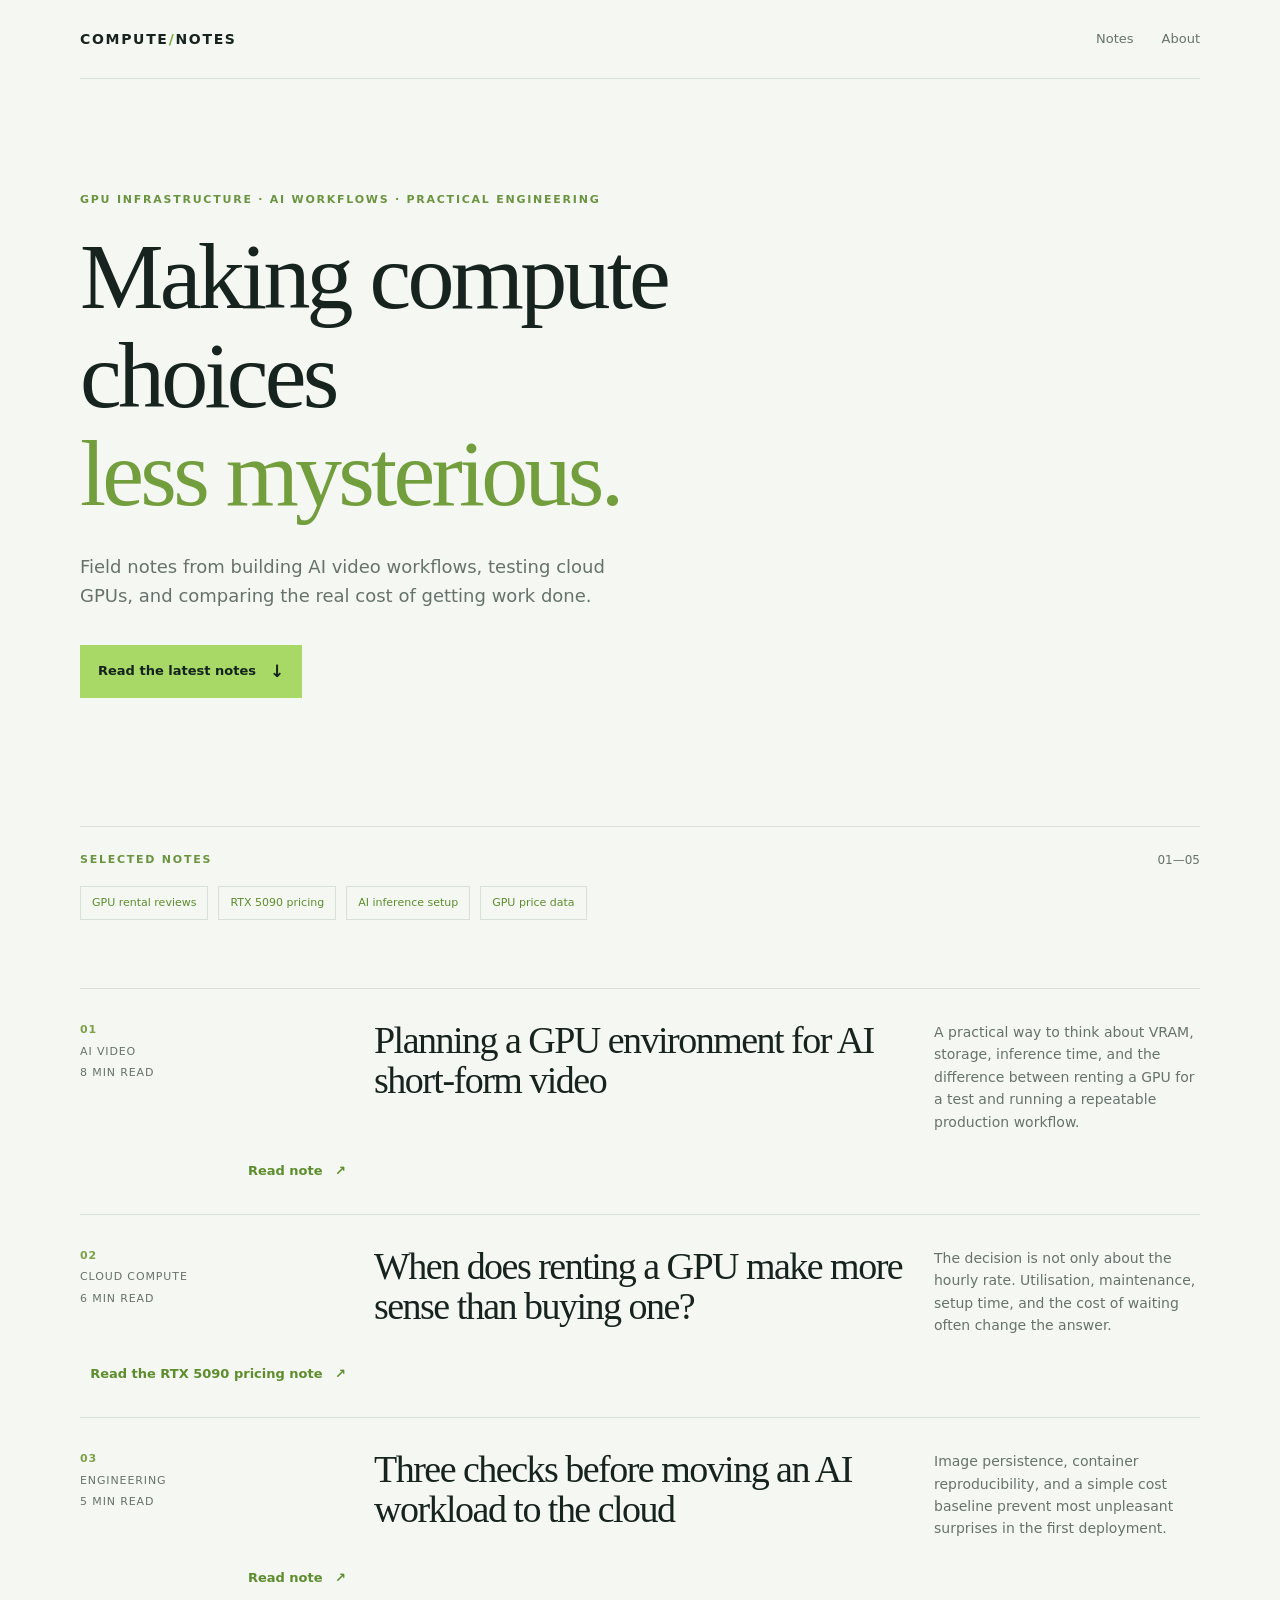
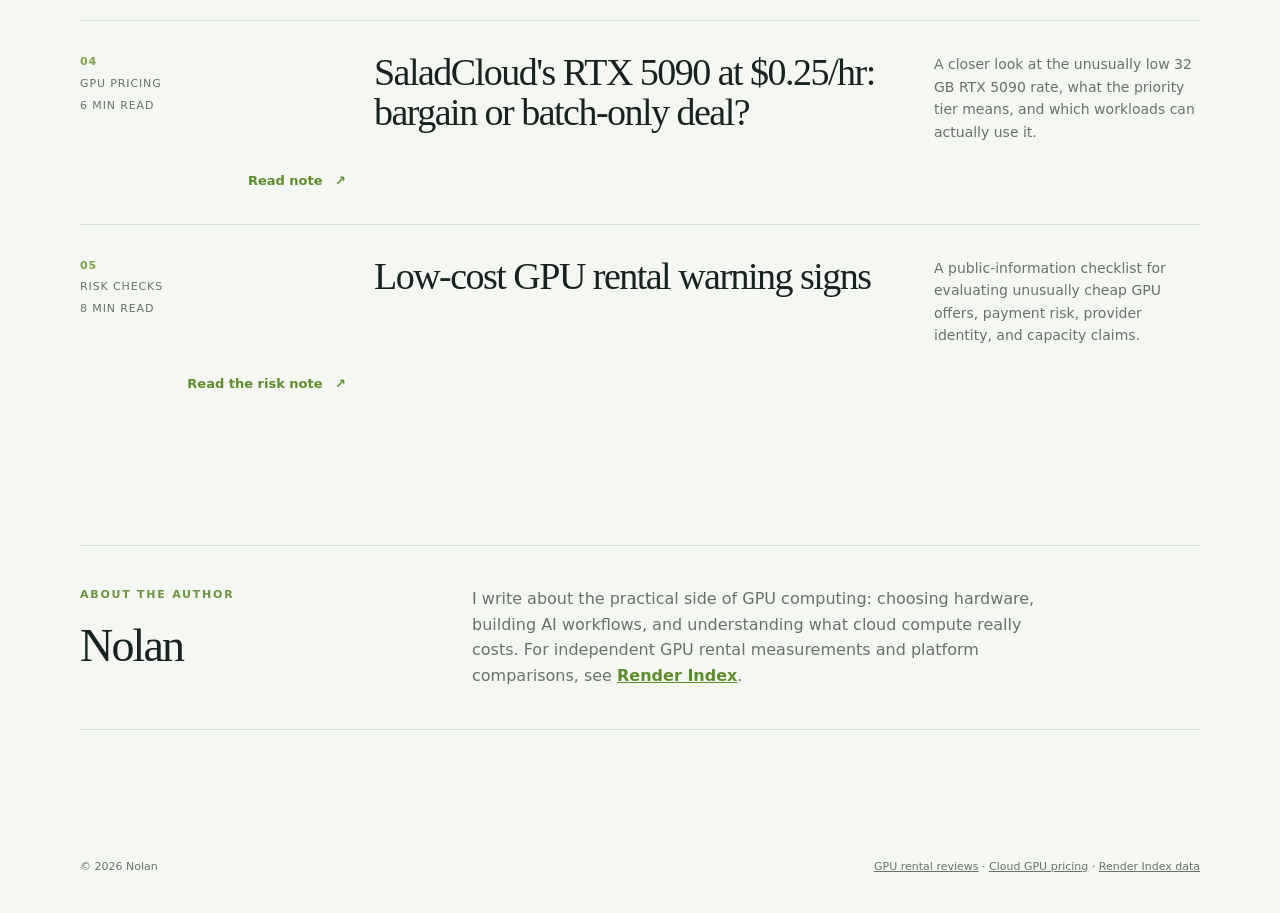
<file: index.html>
<!doctype html>
<html lang="en">
  <head>
    <meta charset="utf-8" />
    <meta name="viewport" content="width=device-width, initial-scale=1" />
    <meta name="description" content="Independent GPU rental reviews, cloud GPU pricing notes, RTX 5090 analysis, and practical AI infrastructure workflows." />
    <meta name="robots" content="index, follow" />
    <title>Compute Notes · Nolan</title>
    <link rel="canonical" href="https://ripollearles-ai.github.io/" />
    <link rel="stylesheet" href="styles.css" />
  </head>
  <body>
    <header class="site-header">
      <a class="brand" href="./">COMPUTE<span>/</span>NOTES</a>
      <nav aria-label="Primary navigation">
        <a href="#notes">Notes</a>
        <a href="#about">About</a>
      </nav>
    </header>

    <main>
      <section class="hero">
        <p class="eyebrow">GPU infrastructure · AI workflows · practical engineering</p>
        <h1>Making compute choices<br /><em>less mysterious.</em></h1>
        <p class="intro">Field notes from building AI video workflows, testing cloud GPUs, and comparing the real cost of getting work done.</p>
        <a class="button" href="#notes">Read the latest notes <span>↓</span></a>
      </section>

      <section id="notes" class="notes-section">
        <div class="section-heading">
          <div>
            <p class="eyebrow">Selected notes</p>
            <div class="topic-nav" aria-label="Topics">
              <a href="vast-ai-review.html">GPU rental reviews</a>
              <a href="saladcloud-rtx-5090-review.html">RTX 5090 pricing</a>
              <a href="vast-ai-review.html#deployment-checklist">AI inference setup</a>
              <a href="https://renderindex.biz/en/" rel="noopener">GPU price data</a>
            </div>
          </div>
          <p class="muted">01—05</p>
        </div>

        <article class="note featured">
          <div class="note-meta"><span>01</span><span>AI video</span><span>8 min read</span></div>
          <h2>Planning a GPU environment for AI short-form video</h2>
          <p>A practical way to think about VRAM, storage, inference time, and the difference between renting a GPU for a test and running a repeatable production workflow.</p>
          <a href="vast-ai-review.html">Read note <span>↗</span></a>
        </article>

        <article class="note">
          <div class="note-meta"><span>02</span><span>Cloud compute</span><span>6 min read</span></div>
          <h2>When does renting a GPU make more sense than buying one?</h2>
          <p>The decision is not only about the hourly rate. Utilisation, maintenance, setup time, and the cost of waiting often change the answer.</p>
          <a href="saladcloud-rtx-5090-review.html">Read the RTX 5090 pricing note <span>↗</span></a>
        </article>

        <article class="note">
          <div class="note-meta"><span>03</span><span>Engineering</span><span>5 min read</span></div>
          <h2>Three checks before moving an AI workload to the cloud</h2>
          <p>Image persistence, container reproducibility, and a simple cost baseline prevent most unpleasant surprises in the first deployment.</p>
          <a href="vast-ai-review.html#deployment-checklist">Read note <span>↗</span></a>
        </article>

        <article class="note">
          <div class="note-meta"><span>04</span><span>GPU pricing</span><span>6 min read</span></div>
          <h2>SaladCloud's RTX 5090 at $0.25/hr: bargain or batch-only deal?</h2>
          <p>A closer look at the unusually low 32 GB RTX 5090 rate, what the priority tier means, and which workloads can actually use it.</p>
          <a href="saladcloud-rtx-5090-review.html">Read note <span>↗</span></a>
        </article>

        <article class="note">
          <div class="note-meta"><span>05</span><span>Risk checks</span><span>8 min read</span></div>
          <h2>Low-cost GPU rental warning signs</h2>
          <p>A public-information checklist for evaluating unusually cheap GPU offers, payment risk, provider identity, and capacity claims.</p>
          <a href="low-price-gpu-rental-warning-signs.html">Read the risk note <span>↗</span></a>
        </article>
      </section>

      <section id="about" class="about">
        <div>
          <p class="eyebrow">About the author</p>
          <h2>Nolan</h2>
        </div>
        <p>I write about the practical side of GPU computing: choosing hardware, building AI workflows, and understanding what cloud compute really costs. For independent GPU rental measurements and platform comparisons, see <a href="https://renderindex.biz/en/" rel="noopener">Render Index</a>.</p>
      </section>
    </main>

    <footer class="site-footer">
      <span>© 2026 Nolan</span>
      <span><a href="vast-ai-review.html">GPU rental reviews</a> · <a href="saladcloud-rtx-5090-review.html">Cloud GPU pricing</a> · <a href="https://renderindex.biz/en/" rel="noopener">Render Index data</a></span>
    </footer>
  </body>
</html>
</file>
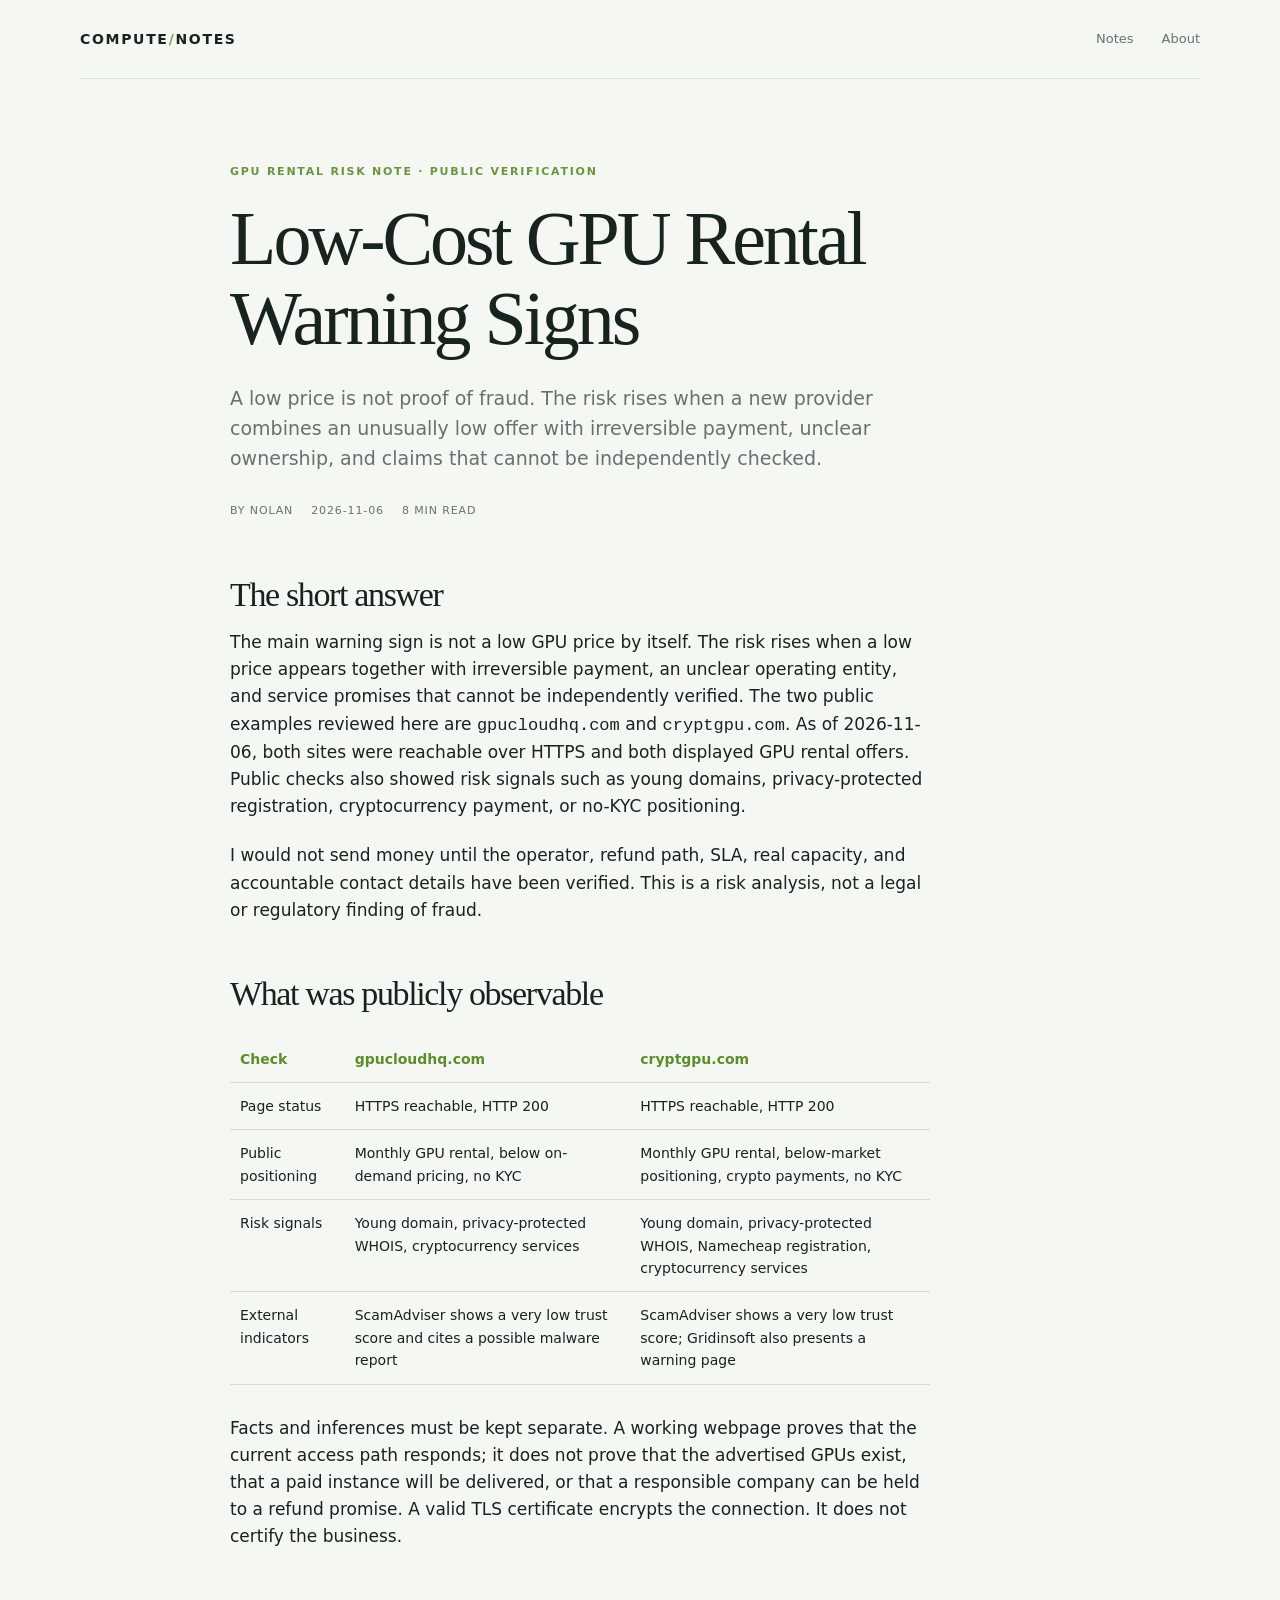
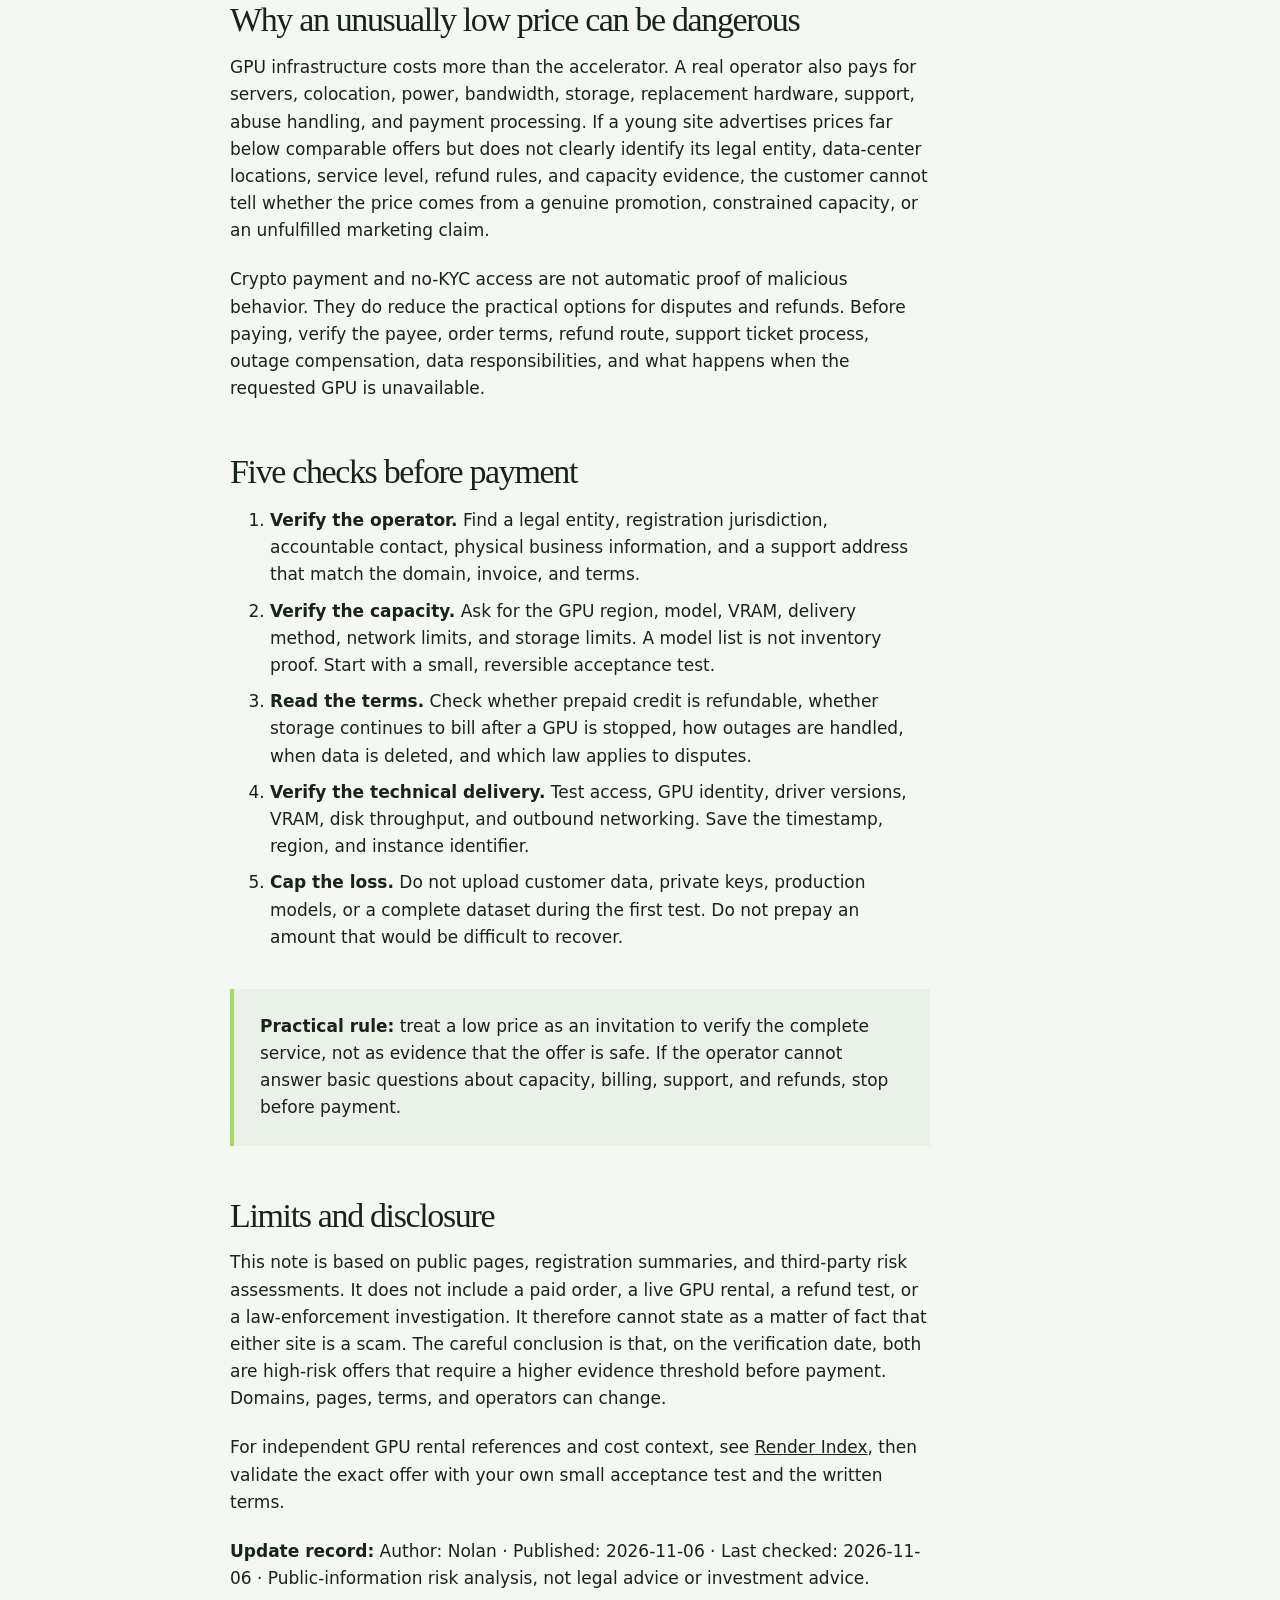
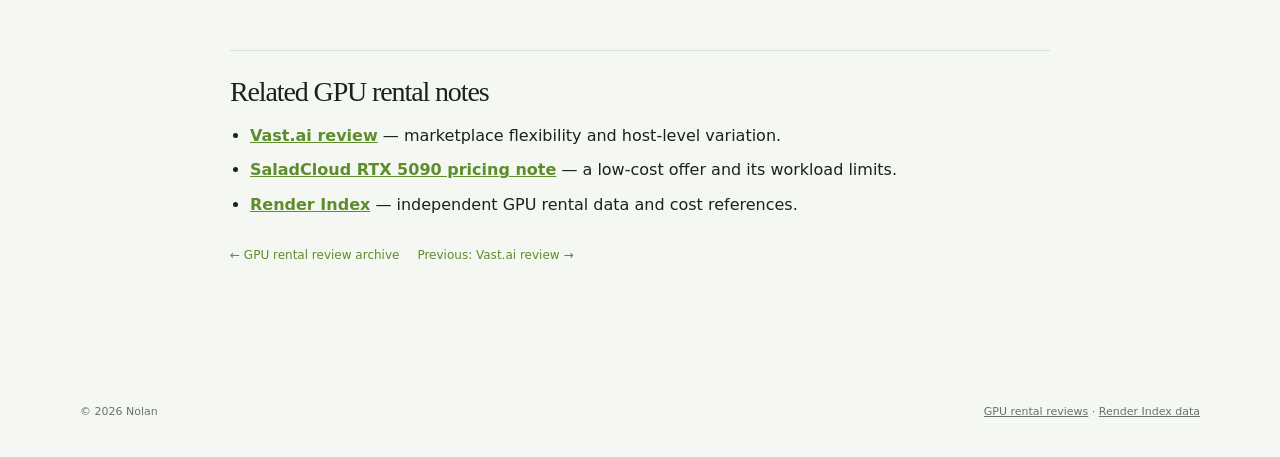
<file: low-price-gpu-rental-warning-signs.html>
<!doctype html>
<html lang="en">
  <head>
    <meta charset="utf-8" />
    <meta name="viewport" content="width=device-width, initial-scale=1" />
    <meta name="description" content="How to evaluate unusually cheap GPU rental offers, with public risk examples and a practical verification checklist." />
    <meta name="robots" content="index, follow" />
    <title>Low-Cost GPU Rental Warning Signs · Compute Notes</title>
    <link rel="canonical" href="https://ripollearles-ai.github.io/low-price-gpu-rental-warning-signs.html" />
    <link rel="stylesheet" href="styles.css" />
    <style>
      .article-wrap { max-width: 820px; padding: 84px 0 110px; }
      .article-wrap h1 { font-size: clamp(42px, 7vw, 76px); margin-bottom: 24px; }
      .article-dek { max-width: 660px; color: var(--muted); font-size: 19px; }
      .article-meta { display: flex; gap: 18px; margin: 28px 0 58px; color: var(--muted); font-size: 11px; letter-spacing: .08em; text-transform: uppercase; }
      .prose { max-width: 700px; font-size: 17px; }
      .prose h2 { margin: 52px 0 16px; font-size: 34px; }
      .prose p { margin: 0 0 22px; }
      .prose ul { margin: 0 0 24px; padding-left: 22px; }
      .prose li { margin: 9px 0; }
      .prose table { width: 100%; border-collapse: collapse; margin: 24px 0 30px; font-size: 14px; }
      .prose th, .prose td { border-bottom: 1px solid #d6ddd0; padding: 12px 10px; text-align: left; vertical-align: top; }
      .prose th { color: #5d8d2d; }
      .callout { margin: 38px 0; padding: 24px 26px; border-left: 4px solid var(--accent); background: #eaf1e6; }
      .back { display: inline-block; margin-top: 56px; color: #5d8d2d; font-size: 13px; font-weight: 800; text-decoration: none; }
    </style>
  </head>
  <body>
    <header class="site-header">
      <a class="brand" href="./">COMPUTE<span>/</span>NOTES</a>
      <nav aria-label="Primary navigation"><a href="./#notes">Notes</a><a href="./#about">About</a></nav>
    </header>
    <main class="article-wrap">
      <p class="eyebrow">GPU rental risk note · public verification</p>
      <h1>Low-Cost GPU Rental Warning Signs</h1>
      <p class="article-dek">A low price is not proof of fraud. The risk rises when a new provider combines an unusually low offer with irreversible payment, unclear ownership, and claims that cannot be independently checked.</p>
      <div class="article-meta"><span>By Nolan</span><span>2026-11-06</span><span>8 min read</span></div>
      <article class="prose">
        <h2>The short answer</h2>
        <p>The main warning sign is not a low GPU price by itself. The risk rises when a low price appears together with irreversible payment, an unclear operating entity, and service promises that cannot be independently verified. The two public examples reviewed here are <code>gpucloudhq.com</code> and <code>cryptgpu.com</code>. As of 2026-11-06, both sites were reachable over HTTPS and both displayed GPU rental offers. Public checks also showed risk signals such as young domains, privacy-protected registration, cryptocurrency payment, or no-KYC positioning.</p>
        <p>I would not send money until the operator, refund path, SLA, real capacity, and accountable contact details have been verified. This is a risk analysis, not a legal or regulatory finding of fraud.</p>

        <h2>What was publicly observable</h2>
        <table><thead><tr><th>Check</th><th>gpucloudhq.com</th><th>cryptgpu.com</th></tr></thead><tbody>
          <tr><td>Page status</td><td>HTTPS reachable, HTTP 200</td><td>HTTPS reachable, HTTP 200</td></tr>
          <tr><td>Public positioning</td><td>Monthly GPU rental, below on-demand pricing, no KYC</td><td>Monthly GPU rental, below-market positioning, crypto payments, no KYC</td></tr>
          <tr><td>Risk signals</td><td>Young domain, privacy-protected WHOIS, cryptocurrency services</td><td>Young domain, privacy-protected WHOIS, Namecheap registration, cryptocurrency services</td></tr>
          <tr><td>External indicators</td><td>ScamAdviser shows a very low trust score and cites a possible malware report</td><td>ScamAdviser shows a very low trust score; Gridinsoft also presents a warning page</td></tr>
        </tbody></table>
        <p>Facts and inferences must be kept separate. A working webpage proves that the current access path responds; it does not prove that the advertised GPUs exist, that a paid instance will be delivered, or that a responsible company can be held to a refund promise. A valid TLS certificate encrypts the connection. It does not certify the business.</p>

        <h2>Why an unusually low price can be dangerous</h2>
        <p>GPU infrastructure costs more than the accelerator. A real operator also pays for servers, colocation, power, bandwidth, storage, replacement hardware, support, abuse handling, and payment processing. If a young site advertises prices far below comparable offers but does not clearly identify its legal entity, data-center locations, service level, refund rules, and capacity evidence, the customer cannot tell whether the price comes from a genuine promotion, constrained capacity, or an unfulfilled marketing claim.</p>
        <p>Crypto payment and no-KYC access are not automatic proof of malicious behavior. They do reduce the practical options for disputes and refunds. Before paying, verify the payee, order terms, refund route, support ticket process, outage compensation, data responsibilities, and what happens when the requested GPU is unavailable.</p>

        <h2>Five checks before payment</h2>
        <ol>
          <li><strong>Verify the operator.</strong> Find a legal entity, registration jurisdiction, accountable contact, physical business information, and a support address that match the domain, invoice, and terms.</li>
          <li><strong>Verify the capacity.</strong> Ask for the GPU region, model, VRAM, delivery method, network limits, and storage limits. A model list is not inventory proof. Start with a small, reversible acceptance test.</li>
          <li><strong>Read the terms.</strong> Check whether prepaid credit is refundable, whether storage continues to bill after a GPU is stopped, how outages are handled, when data is deleted, and which law applies to disputes.</li>
          <li><strong>Verify the technical delivery.</strong> Test access, GPU identity, driver versions, VRAM, disk throughput, and outbound networking. Save the timestamp, region, and instance identifier.</li>
          <li><strong>Cap the loss.</strong> Do not upload customer data, private keys, production models, or a complete dataset during the first test. Do not prepay an amount that would be difficult to recover.</li>
        </ol>

        <div class="callout"><strong>Practical rule:</strong> treat a low price as an invitation to verify the complete service, not as evidence that the offer is safe. If the operator cannot answer basic questions about capacity, billing, support, and refunds, stop before payment.</div>

        <h2>Limits and disclosure</h2>
        <p>This note is based on public pages, registration summaries, and third-party risk assessments. It does not include a paid order, a live GPU rental, a refund test, or a law-enforcement investigation. It therefore cannot state as a matter of fact that either site is a scam. The careful conclusion is that, on the verification date, both are high-risk offers that require a higher evidence threshold before payment. Domains, pages, terms, and operators can change.</p>
        <p>For independent GPU rental references and cost context, see <a href="https://renderindex.biz/en/" rel="noopener">Render Index</a>, then validate the exact offer with your own small acceptance test and the written terms.</p>
        <p><strong>Update record:</strong> Author: Nolan · Published: 2026-11-06 · Last checked: 2026-11-06 · Public-information risk analysis, not legal advice or investment advice.</p>
      </article>
      <section class="related-links" aria-labelledby="related-heading"><h2 id="related-heading">Related GPU rental notes</h2><ul><li><a href="vast-ai-review.html">Vast.ai review</a> — marketplace flexibility and host-level variation.</li><li><a href="saladcloud-rtx-5090-review.html">SaladCloud RTX 5090 pricing note</a> — a low-cost offer and its workload limits.</li><li><a href="https://renderindex.biz/en/" rel="noopener">Render Index</a> — independent GPU rental data and cost references.</li></ul></section>
      <div class="article-footer-nav"><a href="./">← GPU rental review archive</a><a href="vast-ai-review.html">Previous: Vast.ai review →</a></div>
    </main>
    <footer class="site-footer"><span>© 2026 Nolan</span><span><a href="./">GPU rental reviews</a> · <a href="https://renderindex.biz/en/" rel="noopener">Render Index data</a></span></footer>
  </body>
</html>
</file>
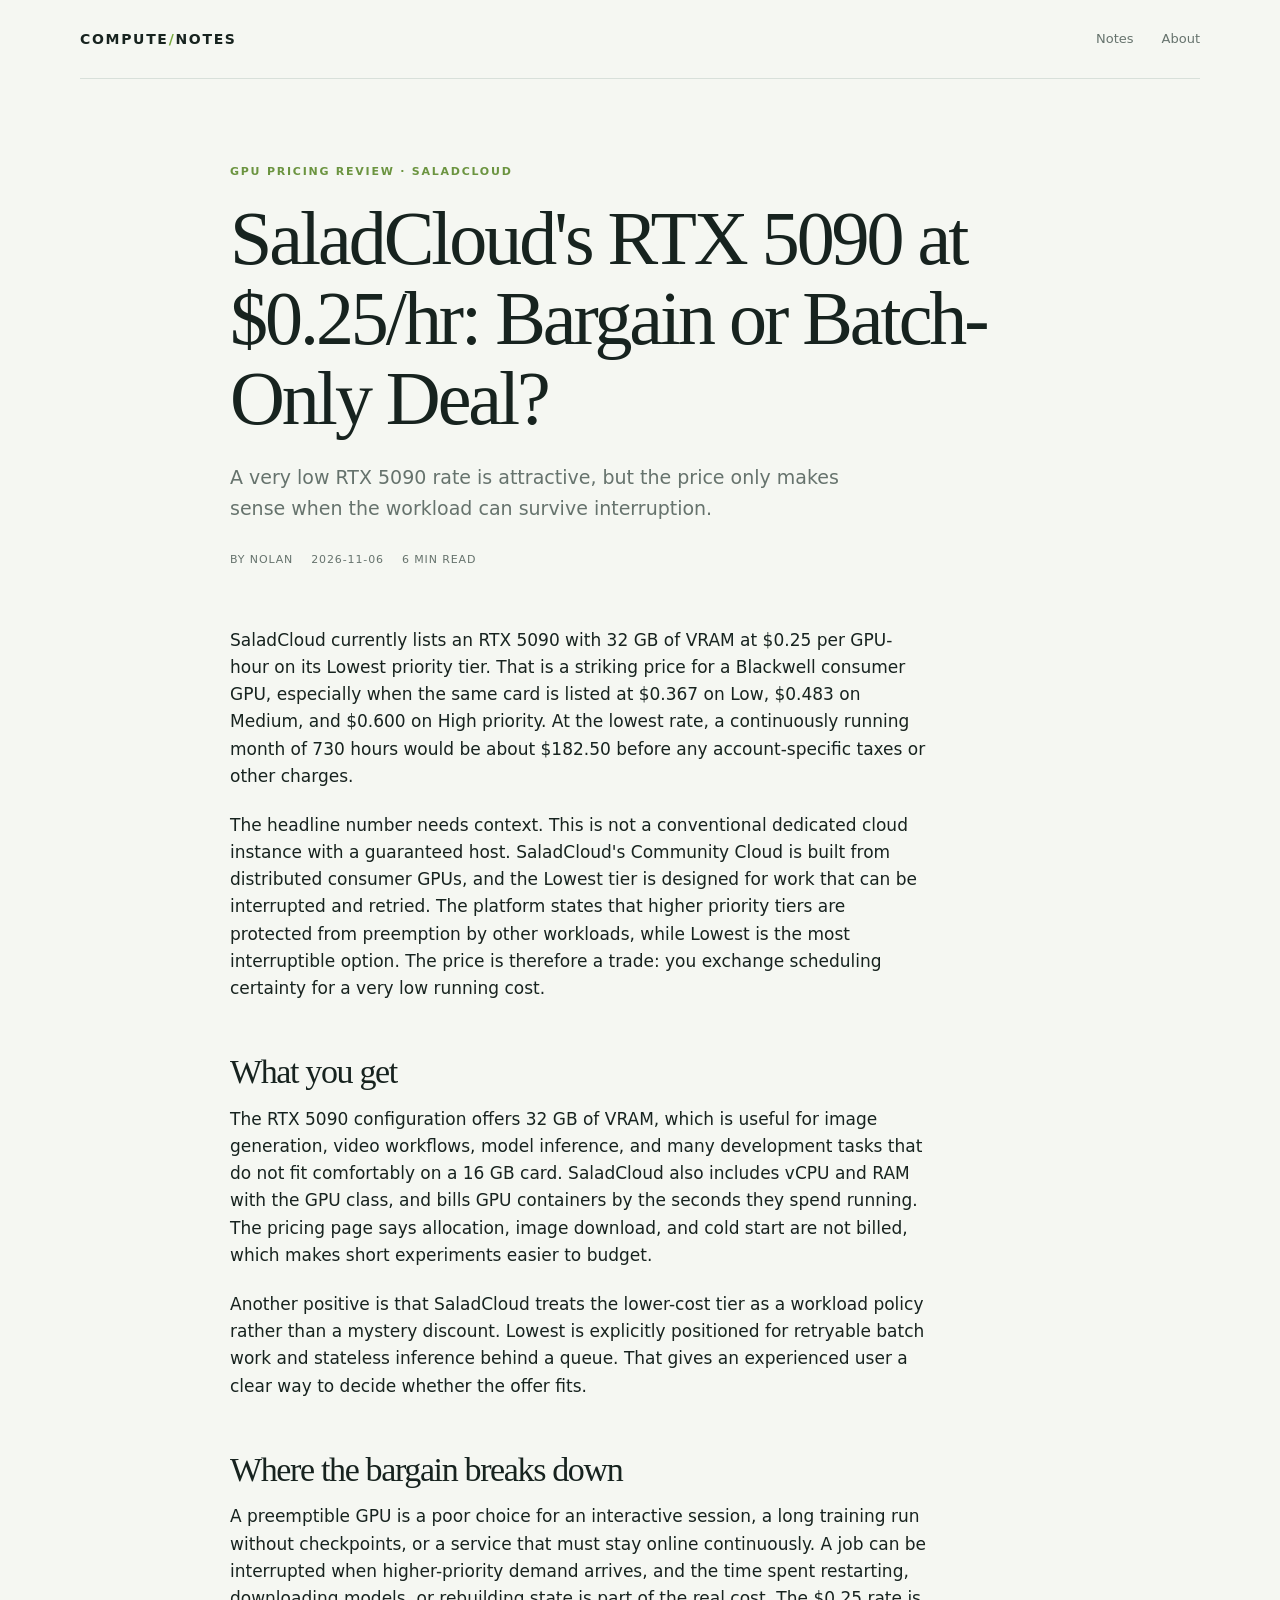
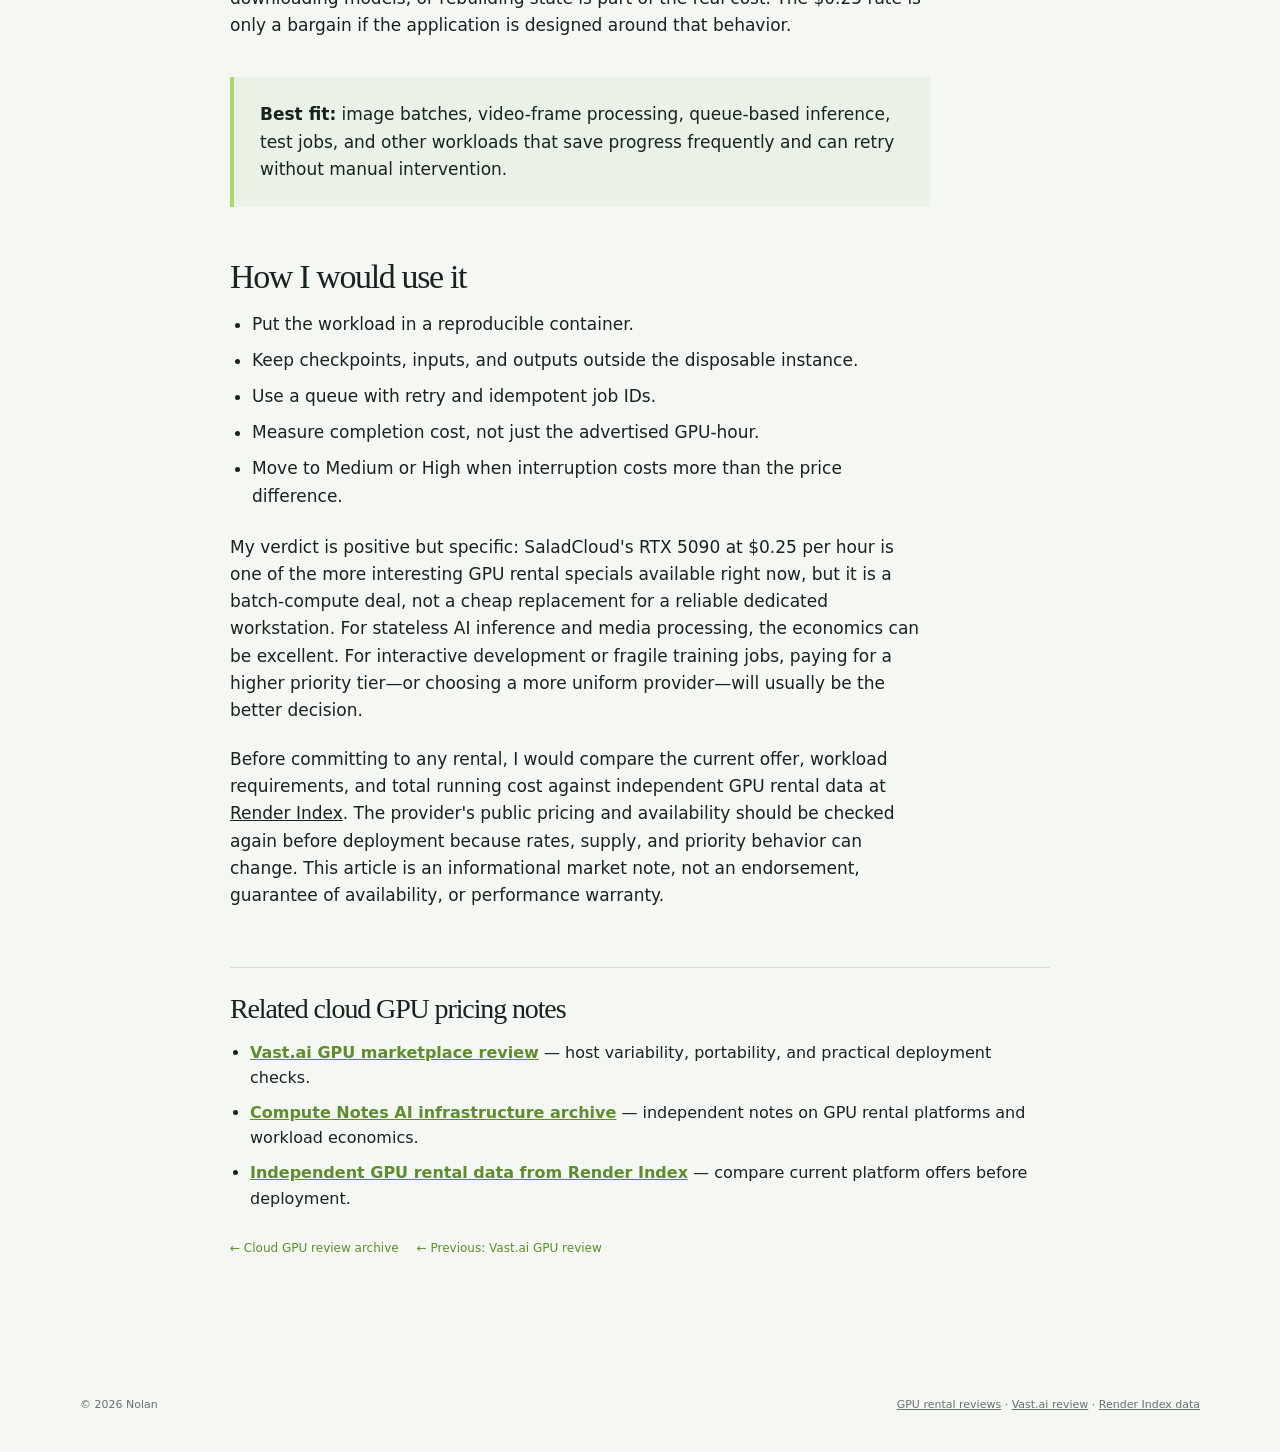
<file: saladcloud-rtx-5090-review.html>
<!doctype html>
<html lang="en">
  <head>
    <meta charset="utf-8" />
    <meta name="viewport" content="width=device-width, initial-scale=1" />
    <meta name="description" content="A practical review of SaladCloud's RTX 5090 Lowest Priority offer at $0.25 per GPU-hour." />
    <meta name="robots" content="index, follow" />
    <title>SaladCloud RTX 5090 at $0.25/hr: Bargain or Batch-Only Deal? · Compute Notes</title>
    <link rel="canonical" href="https://ripollearles-ai.github.io/saladcloud-rtx-5090-review.html" />
    <link rel="stylesheet" href="styles.css" />
    <style>
      .article-wrap { max-width: 820px; padding: 84px 0 110px; }
      .article-wrap h1 { font-size: clamp(42px, 7vw, 76px); margin-bottom: 24px; }
      .article-dek { max-width: 660px; color: var(--muted); font-size: 19px; }
      .article-meta { display: flex; gap: 18px; margin: 28px 0 58px; color: var(--muted); font-size: 11px; letter-spacing: .08em; text-transform: uppercase; }
      .prose { max-width: 700px; font-size: 17px; }
      .prose h2 { margin: 52px 0 16px; font-size: 34px; }
      .prose p { margin: 0 0 22px; }
      .prose ul { margin: 0 0 24px; padding-left: 22px; }
      .prose li { margin: 9px 0; }
      .callout { margin: 38px 0; padding: 24px 26px; border-left: 4px solid var(--accent); background: #eaf1e6; }
      .back { display: inline-block; margin-top: 56px; color: #5d8d2d; font-size: 13px; font-weight: 800; text-decoration: none; }
    </style>
  </head>
  <body>
    <header class="site-header">
      <a class="brand" href="./">COMPUTE<span>/</span>NOTES</a>
      <nav aria-label="Primary navigation"><a href="./#notes">Notes</a><a href="./#about">About</a></nav>
    </header>

    <main class="article-wrap">
      <p class="eyebrow">GPU pricing review · SaladCloud</p>
      <h1>SaladCloud's RTX 5090 at $0.25/hr: Bargain or Batch-Only Deal?</h1>
      <p class="article-dek">A very low RTX 5090 rate is attractive, but the price only makes sense when the workload can survive interruption.</p>
      <div class="article-meta"><span>By Nolan</span><span>2026-11-06</span><span>6 min read</span></div>

      <article class="prose">
        <p>SaladCloud currently lists an RTX 5090 with 32 GB of VRAM at $0.25 per GPU-hour on its Lowest priority tier. That is a striking price for a Blackwell consumer GPU, especially when the same card is listed at $0.367 on Low, $0.483 on Medium, and $0.600 on High priority. At the lowest rate, a continuously running month of 730 hours would be about $182.50 before any account-specific taxes or other charges.</p>

        <p>The headline number needs context. This is not a conventional dedicated cloud instance with a guaranteed host. SaladCloud's Community Cloud is built from distributed consumer GPUs, and the Lowest tier is designed for work that can be interrupted and retried. The platform states that higher priority tiers are protected from preemption by other workloads, while Lowest is the most interruptible option. The price is therefore a trade: you exchange scheduling certainty for a very low running cost.</p>

        <h2>What you get</h2>
        <p>The RTX 5090 configuration offers 32 GB of VRAM, which is useful for image generation, video workflows, model inference, and many development tasks that do not fit comfortably on a 16 GB card. SaladCloud also includes vCPU and RAM with the GPU class, and bills GPU containers by the seconds they spend running. The pricing page says allocation, image download, and cold start are not billed, which makes short experiments easier to budget.</p>

        <p>Another positive is that SaladCloud treats the lower-cost tier as a workload policy rather than a mystery discount. Lowest is explicitly positioned for retryable batch work and stateless inference behind a queue. That gives an experienced user a clear way to decide whether the offer fits.</p>

        <h2>Where the bargain breaks down</h2>
        <p>A preemptible GPU is a poor choice for an interactive session, a long training run without checkpoints, or a service that must stay online continuously. A job can be interrupted when higher-priority demand arrives, and the time spent restarting, downloading models, or rebuilding state is part of the real cost. The $0.25 rate is only a bargain if the application is designed around that behavior.</p>

        <div class="callout"><strong>Best fit:</strong> image batches, video-frame processing, queue-based inference, test jobs, and other workloads that save progress frequently and can retry without manual intervention.</div>

        <h2>How I would use it</h2>
        <ul>
          <li>Put the workload in a reproducible container.</li>
          <li>Keep checkpoints, inputs, and outputs outside the disposable instance.</li>
          <li>Use a queue with retry and idempotent job IDs.</li>
          <li>Measure completion cost, not just the advertised GPU-hour.</li>
          <li>Move to Medium or High when interruption costs more than the price difference.</li>
        </ul>

        <p>My verdict is positive but specific: SaladCloud's RTX 5090 at $0.25 per hour is one of the more interesting GPU rental specials available right now, but it is a batch-compute deal, not a cheap replacement for a reliable dedicated workstation. For stateless AI inference and media processing, the economics can be excellent. For interactive development or fragile training jobs, paying for a higher priority tier—or choosing a more uniform provider—will usually be the better decision.</p>

        <p>Before committing to any rental, I would compare the current offer, workload requirements, and total running cost against independent GPU rental data at <a href="https://renderindex.biz/en/" rel="noopener">Render Index</a>. The provider's public pricing and availability should be checked again before deployment because rates, supply, and priority behavior can change. This article is an informational market note, not an endorsement, guarantee of availability, or performance warranty.</p>
      </article>
      <section class="related-links" aria-labelledby="related-heading">
        <h2 id="related-heading">Related cloud GPU pricing notes</h2>
        <ul>
          <li><a href="vast-ai-review.html">Vast.ai GPU marketplace review</a> — host variability, portability, and practical deployment checks.</li>
          <li><a href="./">Compute Notes AI infrastructure archive</a> — independent notes on GPU rental platforms and workload economics.</li>
          <li><a href="https://renderindex.biz/en/" rel="noopener">Independent GPU rental data from Render Index</a> — compare current platform offers before deployment.</li>
        </ul>
      </section>
      <div class="article-footer-nav"><a href="./">← Cloud GPU review archive</a><a href="vast-ai-review.html">← Previous: Vast.ai GPU review</a></div>
    </main>

    <footer class="site-footer"><span>© 2026 Nolan</span><span><a href="./">GPU rental reviews</a> · <a href="vast-ai-review.html">Vast.ai review</a> · <a href="https://renderindex.biz/en/" rel="noopener">Render Index data</a></span></footer>
  </body>
</html>
</file>
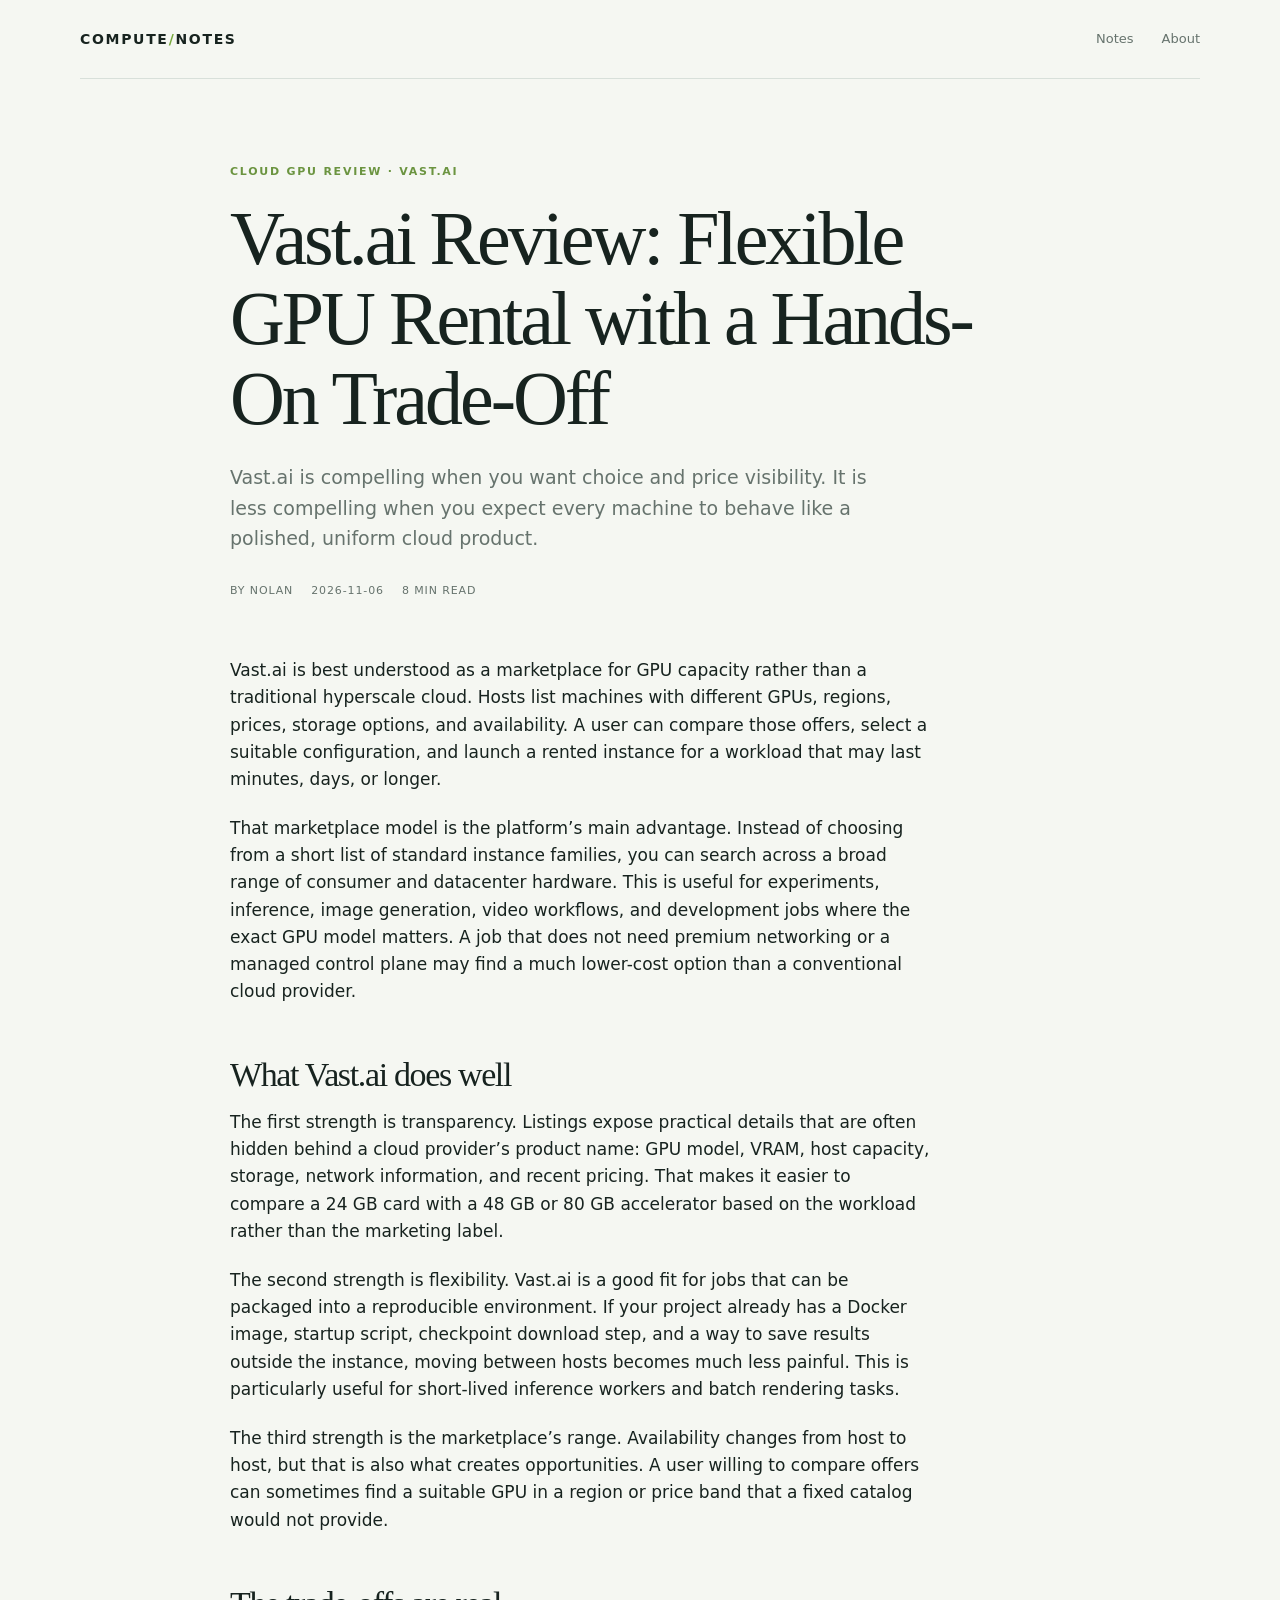
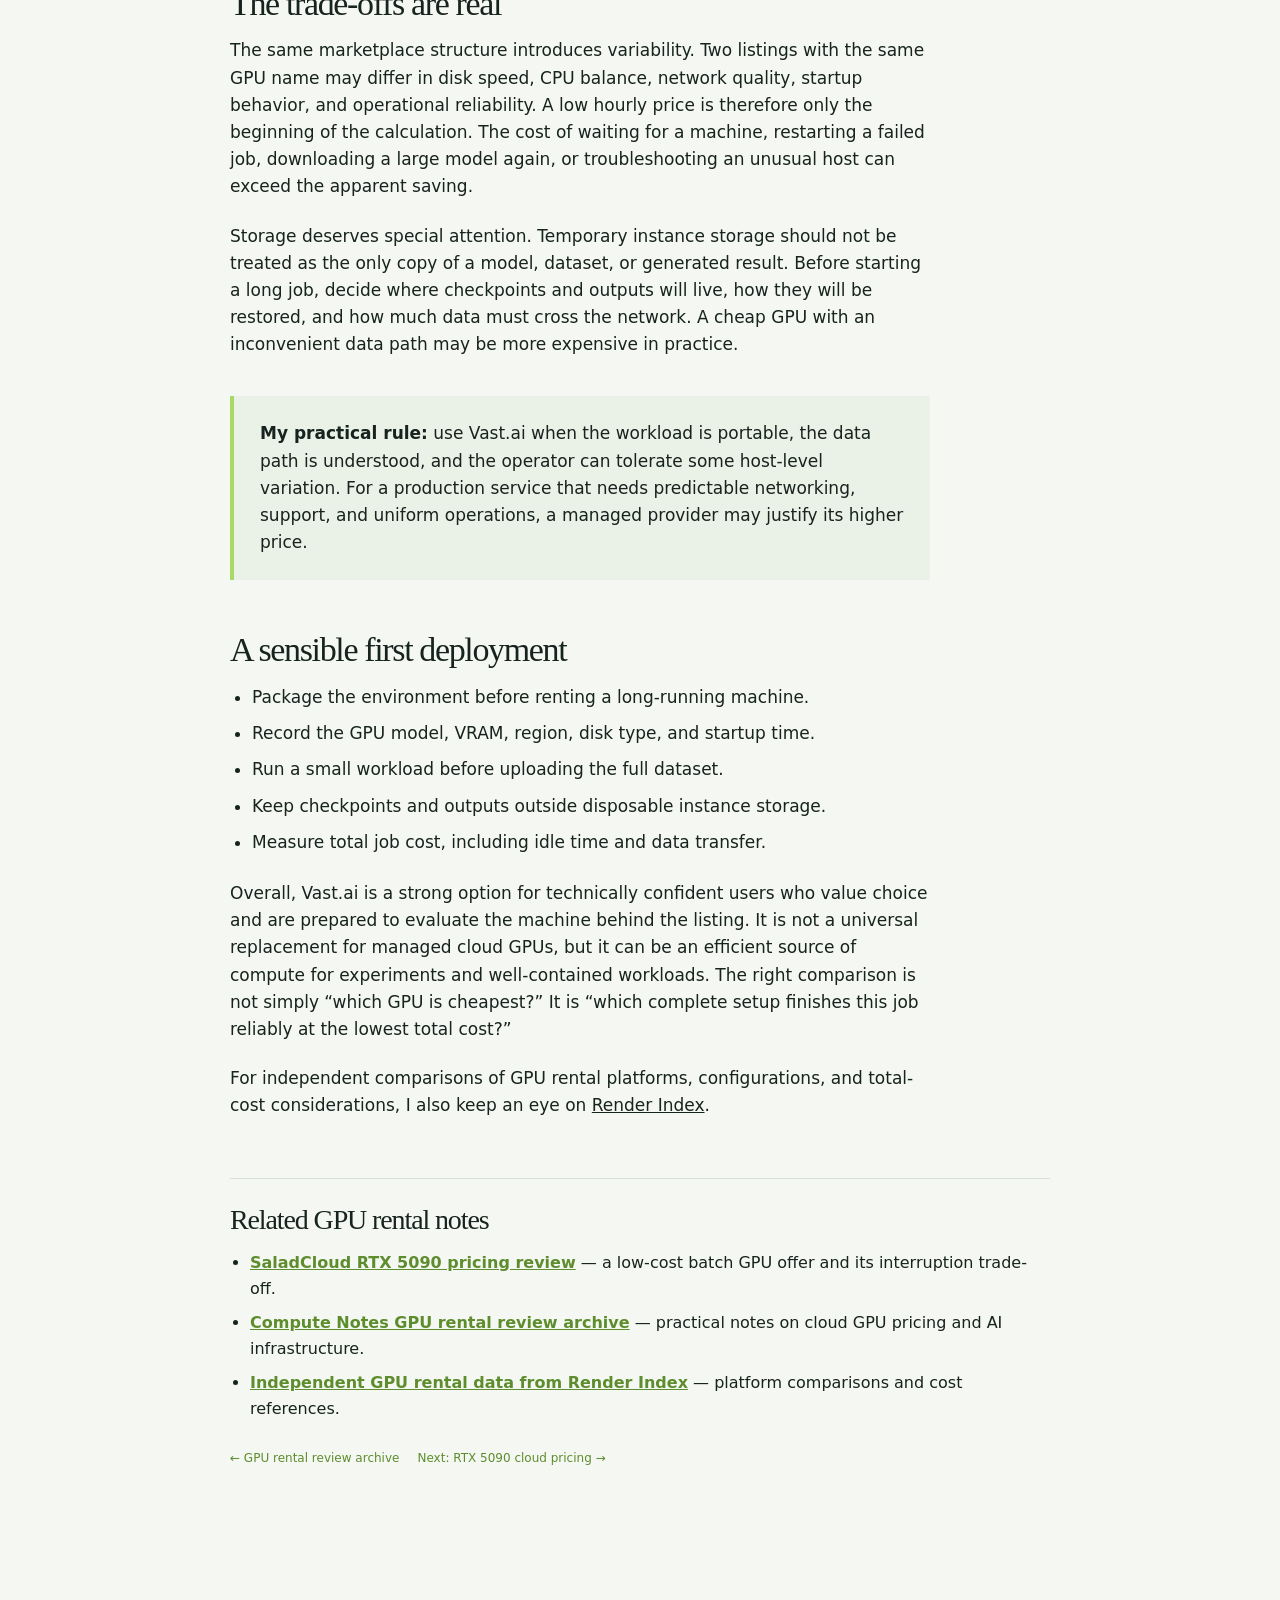
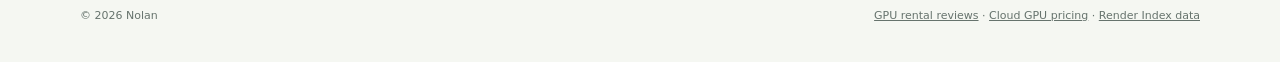
<file: vast-ai-review.html>
<!doctype html>
<html lang="en">
  <head>
    <meta charset="utf-8" />
    <meta name="viewport" content="width=device-width, initial-scale=1" />
    <meta name="description" content="A practical review of Vast.ai for AI inference, video generation, and short-lived GPU workloads." />
    <meta name="robots" content="index, follow" />
    <title>Vast.ai Review: Flexible GPU Rental with a Hands-On Trade-Off · Compute Notes</title>
    <link rel="canonical" href="https://ripollearles-ai.github.io/vast-ai-review.html" />
    <link rel="stylesheet" href="styles.css" />
    <style>
      .article-wrap { max-width: 820px; padding: 84px 0 110px; }
      .article-wrap h1 { font-size: clamp(42px, 7vw, 76px); margin-bottom: 24px; }
      .article-dek { max-width: 660px; color: var(--muted); font-size: 19px; }
      .article-meta { display: flex; gap: 18px; margin: 28px 0 58px; color: var(--muted); font-size: 11px; letter-spacing: .08em; text-transform: uppercase; }
      .prose { max-width: 700px; font-size: 17px; }
      .prose h2 { margin: 52px 0 16px; font-size: 34px; }
      .prose p { margin: 0 0 22px; }
      .prose ul { margin: 0 0 24px; padding-left: 22px; }
      .prose li { margin: 9px 0; }
      .callout { margin: 38px 0; padding: 24px 26px; border-left: 4px solid var(--accent); background: #eaf1e6; }
      .back { display: inline-block; margin-top: 56px; color: #5d8d2d; font-size: 13px; font-weight: 800; text-decoration: none; }
    </style>
  </head>
  <body>
    <header class="site-header">
      <a class="brand" href="./">COMPUTE<span>/</span>NOTES</a>
      <nav aria-label="Primary navigation"><a href="./#notes">Notes</a><a href="./#about">About</a></nav>
    </header>

    <main class="article-wrap">
      <p class="eyebrow">Cloud GPU review · Vast.ai</p>
      <h1>Vast.ai Review: Flexible GPU Rental with a Hands-On Trade-Off</h1>
      <p class="article-dek">Vast.ai is compelling when you want choice and price visibility. It is less compelling when you expect every machine to behave like a polished, uniform cloud product.</p>
      <div class="article-meta"><span>By Nolan</span><span>2026-11-06</span><span>8 min read</span></div>

      <article class="prose">
        <p>Vast.ai is best understood as a marketplace for GPU capacity rather than a traditional hyperscale cloud. Hosts list machines with different GPUs, regions, prices, storage options, and availability. A user can compare those offers, select a suitable configuration, and launch a rented instance for a workload that may last minutes, days, or longer.</p>

        <p>That marketplace model is the platform’s main advantage. Instead of choosing from a short list of standard instance families, you can search across a broad range of consumer and datacenter hardware. This is useful for experiments, inference, image generation, video workflows, and development jobs where the exact GPU model matters. A job that does not need premium networking or a managed control plane may find a much lower-cost option than a conventional cloud provider.</p>

        <h2>What Vast.ai does well</h2>
        <p>The first strength is transparency. Listings expose practical details that are often hidden behind a cloud provider’s product name: GPU model, VRAM, host capacity, storage, network information, and recent pricing. That makes it easier to compare a 24 GB card with a 48 GB or 80 GB accelerator based on the workload rather than the marketing label.</p>

        <p>The second strength is flexibility. Vast.ai is a good fit for jobs that can be packaged into a reproducible environment. If your project already has a Docker image, startup script, checkpoint download step, and a way to save results outside the instance, moving between hosts becomes much less painful. This is particularly useful for short-lived inference workers and batch rendering tasks.</p>

        <p>The third strength is the marketplace’s range. Availability changes from host to host, but that is also what creates opportunities. A user willing to compare offers can sometimes find a suitable GPU in a region or price band that a fixed catalog would not provide.</p>

        <h2>The trade-offs are real</h2>
        <p>The same marketplace structure introduces variability. Two listings with the same GPU name may differ in disk speed, CPU balance, network quality, startup behavior, and operational reliability. A low hourly price is therefore only the beginning of the calculation. The cost of waiting for a machine, restarting a failed job, downloading a large model again, or troubleshooting an unusual host can exceed the apparent saving.</p>

        <p>Storage deserves special attention. Temporary instance storage should not be treated as the only copy of a model, dataset, or generated result. Before starting a long job, decide where checkpoints and outputs will live, how they will be restored, and how much data must cross the network. A cheap GPU with an inconvenient data path may be more expensive in practice.</p>

        <div class="callout"><strong>My practical rule:</strong> use Vast.ai when the workload is portable, the data path is understood, and the operator can tolerate some host-level variation. For a production service that needs predictable networking, support, and uniform operations, a managed provider may justify its higher price.</div>

        <h2 id="deployment-checklist">A sensible first deployment</h2>
        <ul>
          <li>Package the environment before renting a long-running machine.</li>
          <li>Record the GPU model, VRAM, region, disk type, and startup time.</li>
          <li>Run a small workload before uploading the full dataset.</li>
          <li>Keep checkpoints and outputs outside disposable instance storage.</li>
          <li>Measure total job cost, including idle time and data transfer.</li>
        </ul>

        <p>Overall, Vast.ai is a strong option for technically confident users who value choice and are prepared to evaluate the machine behind the listing. It is not a universal replacement for managed cloud GPUs, but it can be an efficient source of compute for experiments and well-contained workloads. The right comparison is not simply “which GPU is cheapest?” It is “which complete setup finishes this job reliably at the lowest total cost?”</p>

        <p>For independent comparisons of GPU rental platforms, configurations, and total-cost considerations, I also keep an eye on <a href="https://renderindex.biz/en/" rel="noopener">Render Index</a>.</p>
      </article>
      <section class="related-links" aria-labelledby="related-heading">
        <h2 id="related-heading">Related GPU rental notes</h2>
        <ul>
          <li><a href="saladcloud-rtx-5090-review.html">SaladCloud RTX 5090 pricing review</a> — a low-cost batch GPU offer and its interruption trade-off.</li>
          <li><a href="./">Compute Notes GPU rental review archive</a> — practical notes on cloud GPU pricing and AI infrastructure.</li>
          <li><a href="https://renderindex.biz/en/" rel="noopener">Independent GPU rental data from Render Index</a> — platform comparisons and cost references.</li>
        </ul>
      </section>
      <div class="article-footer-nav"><a href="./">← GPU rental review archive</a><a href="saladcloud-rtx-5090-review.html">Next: RTX 5090 cloud pricing →</a></div>
    </main>

    <footer class="site-footer"><span>© 2026 Nolan</span><span><a href="./">GPU rental reviews</a> · <a href="saladcloud-rtx-5090-review.html">Cloud GPU pricing</a> · <a href="https://renderindex.biz/en/" rel="noopener">Render Index data</a></span></footer>
  </body>
</html>
</file>
<file: styles.css>
:root {
  --ink: #17231f;
  --muted: #66736d;
  --line: #d8e0da;
  --paper: #f5f7f2;
  --accent: #a8d866;
  --dark: #14231d;
}

* { box-sizing: border-box; }
html { scroll-behavior: smooth; }
body { margin: 0; color: var(--ink); background: var(--paper); font-family: Inter, ui-sans-serif, system-ui, -apple-system, BlinkMacSystemFont, "Segoe UI", sans-serif; line-height: 1.6; }
a { color: inherit; }
.site-header, main, .site-footer { width: min(1120px, calc(100% - 48px)); margin: auto; }
.site-header { display: flex; align-items: center; justify-content: space-between; padding: 28px 0; border-bottom: 1px solid var(--line); }
.brand { font-size: 14px; font-weight: 800; letter-spacing: .12em; text-decoration: none; }
.brand span { color: #78a93d; }
nav { display: flex; gap: 28px; font-size: 13px; color: var(--muted); }
nav a { text-decoration: none; }
nav a:hover, .note a:hover { color: #5d8d2d; }
.hero { padding: 112px 0 128px; max-width: 790px; }
.eyebrow { margin: 0 0 18px; color: #6b9440; font-size: 11px; font-weight: 800; letter-spacing: .16em; text-transform: uppercase; }
h1, h2 { margin: 0; font-family: Georgia, "Times New Roman", serif; font-weight: 500; letter-spacing: -.04em; line-height: 1.05; }
h1 { font-size: clamp(52px, 8vw, 94px); }
h1 em { color: #739e3d; font-style: normal; }
.intro { max-width: 560px; margin: 30px 0 34px; color: var(--muted); font-size: 18px; }
.button { display: inline-flex; align-items: center; gap: 14px; padding: 13px 18px; color: var(--dark); background: var(--accent); font-size: 13px; font-weight: 800; text-decoration: none; }
.button span { font-size: 17px; }
.notes-section { border-top: 1px solid var(--line); }
.section-heading { display: flex; justify-content: space-between; padding: 24px 0 42px; }
.muted { margin: 0; color: var(--muted); font-size: 12px; }
.note { display: grid; grid-template-columns: 1fr 2fr 1fr; gap: 28px; align-items: start; padding: 32px 0; border-top: 1px solid var(--line); }
.note-meta { display: flex; flex-direction: column; gap: 4px; color: var(--muted); font-size: 11px; letter-spacing: .08em; text-transform: uppercase; }
.note-meta span:first-child { color: #7ca149; font-weight: 800; }
.note h2 { font-size: clamp(25px, 3vw, 38px); }
.note p { margin: 0; color: var(--muted); font-size: 14px; }
.note a { justify-self: end; color: #5d8d2d; font-size: 13px; font-weight: 800; text-decoration: none; }
.note a span { margin-left: 8px; }
.about { display: grid; grid-template-columns: 1fr 2fr; gap: 28px; margin: 118px 0 100px; padding: 40px 0; border-top: 1px solid var(--line); border-bottom: 1px solid var(--line); }
.about h2 { font-size: 46px; }
.about > p { max-width: 600px; margin: 0; color: var(--muted); font-size: 16px; }
.about a { color: #5d8d2d; font-weight: 700; }
.topic-nav { display: flex; flex-wrap: wrap; gap: 10px; margin: 0 0 26px; }
.topic-nav a { padding: 7px 11px; border: 1px solid var(--line); color: #5d8d2d; font-size: 11px; text-decoration: none; }
.topic-nav a:hover { border-color: #9fbd7d; background: #eaf1e6; }
.related-links { margin-top: 58px; padding: 26px 0 0; border-top: 1px solid var(--line); }
.related-links h2 { margin: 0 0 16px; font-size: 28px; }
.related-links ul { margin: 0; padding-left: 20px; }
.related-links li { margin: 9px 0; }
.related-links a { color: #5d8d2d; font-weight: 700; }
.article-footer-nav { display: flex; flex-wrap: wrap; gap: 18px; margin-top: 28px; color: var(--muted); font-size: 12px; }
.article-footer-nav a { color: #5d8d2d; text-decoration: none; }
.site-footer { display: flex; justify-content: space-between; padding: 28px 0 38px; color: var(--muted); font-size: 11px; }
@media (max-width: 720px) {
  .site-header, main, .site-footer { width: min(100% - 32px, 1120px); }
  .hero { padding: 78px 0 90px; }
  .note, .about { grid-template-columns: 1fr; gap: 16px; }
  .note a { justify-self: start; }
  .site-footer { display: block; }
  .site-footer span { display: block; margin-top: 8px; }
}
</file>
